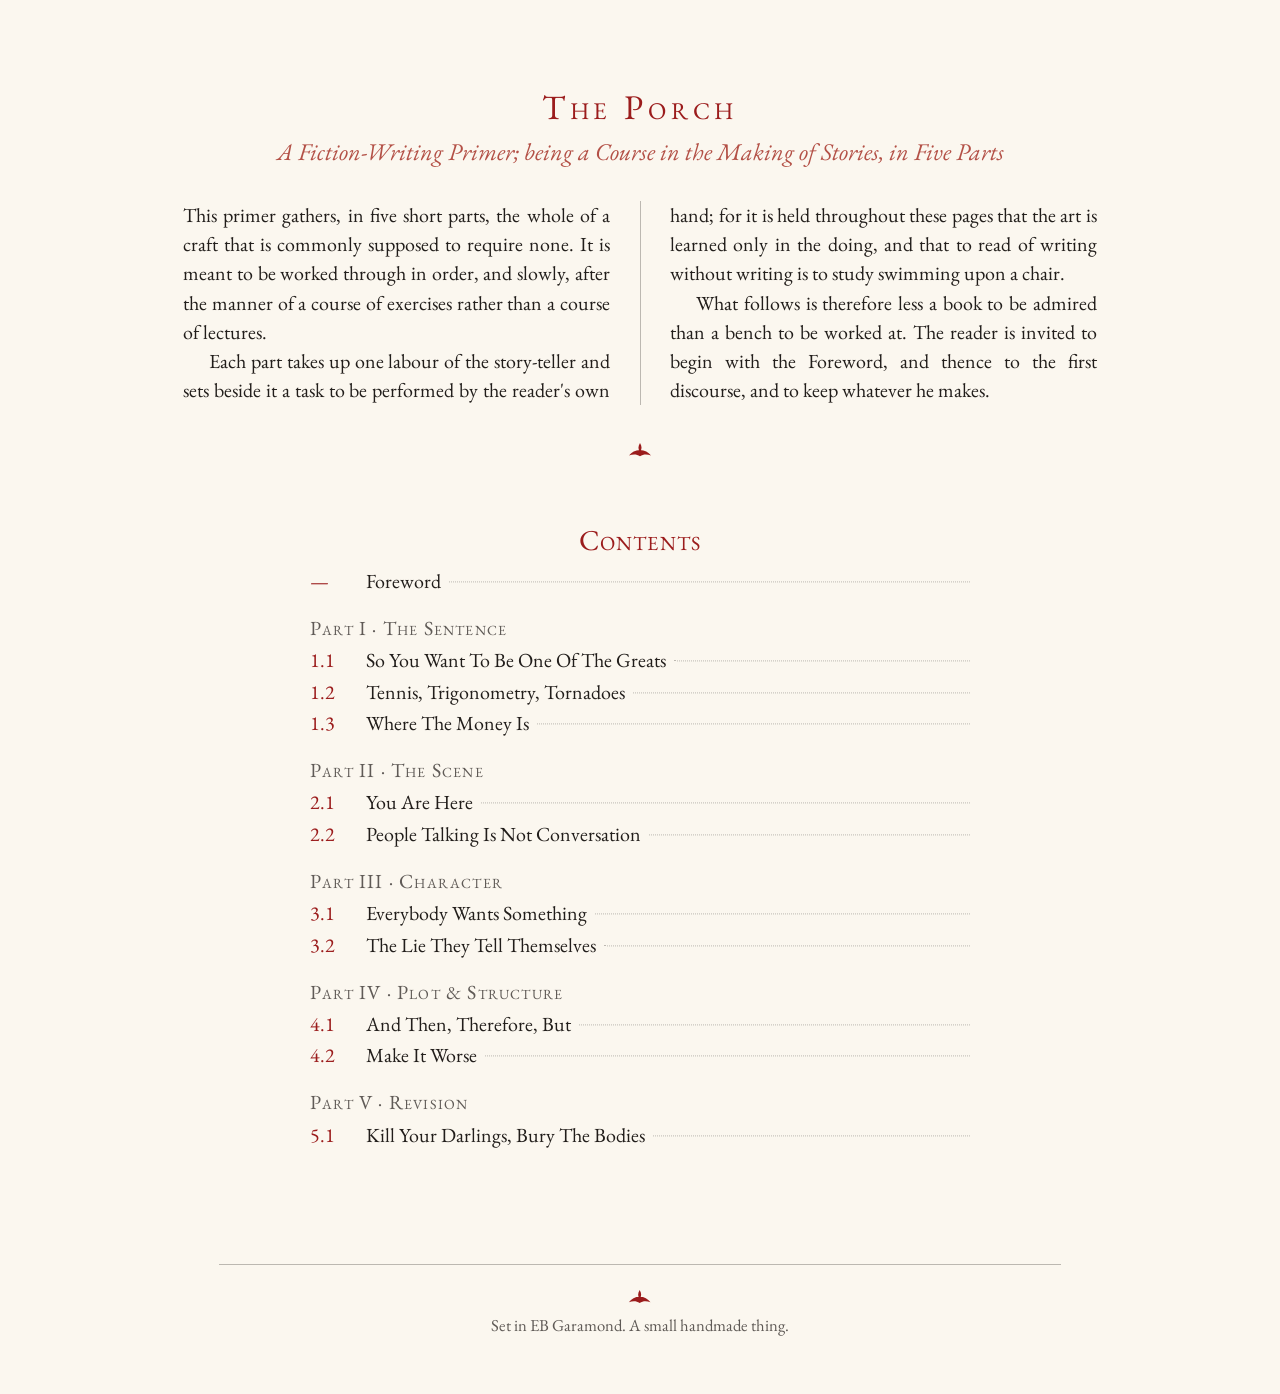
<file: index.html>
<!DOCTYPE html>
<html lang="en">
<head>
  <meta charset="utf-8">
  <meta name="viewport" content="width=device-width, initial-scale=1">
  <title>The Porch — A Fiction-Writing Primer</title>
  <meta name="description" content="The Porch: a fiction-writing primer, set as a book on the web.">
  <!-- REPLACE: favicon (inline SVG fleuron placeholder) -->
  <link rel="icon" href="data:image/svg+xml,%3Csvg%20xmlns='http://www.w3.org/2000/svg'%20viewBox='0%200%2016%2016'%3E%3Ctext%20x='1'%20y='13'%20font-size='13'%20fill='%239B1C1C'%3E%E2%9D%A7%3C/text%3E%3C/svg%3E">
  <link rel="stylesheet" href="book.css">
</head>
<body>

  <main class="page">
    <!-- spread = optional two-column justified front matter on screens ≥1100px.
         Remove the word "spread" to force a single column everywhere. -->
    <article class="frontmatter spread">

      <div class="titleblock">
        <!-- REPLACE: wordmark/logo SVG may go here in place of this <h1> -->
        <h1 class="book-title">The Porch</h1>
        <p class="book-subtitle">A Fiction-Writing Primer; being a Course in the Making of Stories, in Five Parts</p>
      </div>

      <!-- PLACEHOLDER PROSE — replace this preface with your own -->
      <section class="preface" aria-label="Preface">
        <p>This primer gathers, in five short parts, the whole of a craft that is
          commonly supposed to require none. It is meant to be worked through in
          order, and slowly, after the manner of a course of exercises rather
          than a course of lectures.</p>
        <p>Each part takes up one labour of the story-teller and sets beside it a
          task to be performed by the reader's own hand; for it is held
          throughout these pages that the art is learned only in the doing, and
          that to read of writing without writing is to study swimming upon a
          chair.</p>
        <p>What follows is therefore less a book to be admired than a bench to be
          worked at. The reader is invited to begin with the Foreword, and thence
          to the first discourse, and to keep whatever he makes.</p>
      </section>
      <!-- /PLACEHOLDER PROSE -->

      <div class="divider">
        <!-- REPLACE: section ornament / fleuron (inline SVG) -->
        <span class="fleuron" aria-hidden="true">
          <svg viewBox="0 0 64 24" focusable="false"><path d="M32 3c-3 5-3 9 0 13 3-4 3-8 0-13zM32 13c-7 0-12 3-16 8 6-2 11-2 16 1 5-3 10-3 16-1-4-5-9-8-16-8z"/></svg>
        </span>
      </div>

      <nav class="contents" aria-label="Table of contents">
        <h2>Contents</h2>
        <!-- Chapter links point at foreword.html as the working template;
             clone it per chapter and repoint these hrefs. -->
        <ol>
          <li class="toc-entry"><span class="num">—</span><a href="foreword.html">Foreword</a><span class="leader" aria-hidden="true"></span></li>

          <li class="part">Part I · The Sentence</li>
          <li class="toc-entry"><span class="num">1.1</span><a href="foreword.html">So You Want To Be One Of The Greats</a><span class="leader" aria-hidden="true"></span></li>
          <li class="toc-entry"><span class="num">1.2</span><a href="foreword.html">Tennis, Trigonometry, Tornadoes</a><span class="leader" aria-hidden="true"></span></li>
          <li class="toc-entry"><span class="num">1.3</span><a href="foreword.html">Where The Money Is</a><span class="leader" aria-hidden="true"></span></li>

          <li class="part">Part II · The Scene</li>
          <li class="toc-entry"><span class="num">2.1</span><a href="foreword.html">You Are Here</a><span class="leader" aria-hidden="true"></span></li>
          <li class="toc-entry"><span class="num">2.2</span><a href="foreword.html">People Talking Is Not Conversation</a><span class="leader" aria-hidden="true"></span></li>

          <li class="part">Part III · Character</li>
          <li class="toc-entry"><span class="num">3.1</span><a href="foreword.html">Everybody Wants Something</a><span class="leader" aria-hidden="true"></span></li>
          <li class="toc-entry"><span class="num">3.2</span><a href="foreword.html">The Lie They Tell Themselves</a><span class="leader" aria-hidden="true"></span></li>

          <li class="part">Part IV · Plot &amp; Structure</li>
          <li class="toc-entry"><span class="num">4.1</span><a href="foreword.html">And Then, Therefore, But</a><span class="leader" aria-hidden="true"></span></li>
          <li class="toc-entry"><span class="num">4.2</span><a href="foreword.html">Make It Worse</a><span class="leader" aria-hidden="true"></span></li>

          <li class="part">Part V · Revision</li>
          <li class="toc-entry"><span class="num">5.1</span><a href="foreword.html">Kill Your Darlings, Bury The Bodies</a><span class="leader" aria-hidden="true"></span></li>
        </ol>
      </nav>

    </article>
  </main>

  <footer class="colophon">
    <span class="fleuron" aria-hidden="true">
      <svg viewBox="0 0 64 24" focusable="false"><path d="M32 3c-3 5-3 9 0 13 3-4 3-8 0-13zM32 13c-7 0-12 3-16 8 6-2 11-2 16 1 5-3 10-3 16-1-4-5-9-8-16-8z"/></svg>
    </span>
    <p>Set in EB&nbsp;Garamond. A small handmade thing.</p>
  </footer>

</body>
</html>
</file>
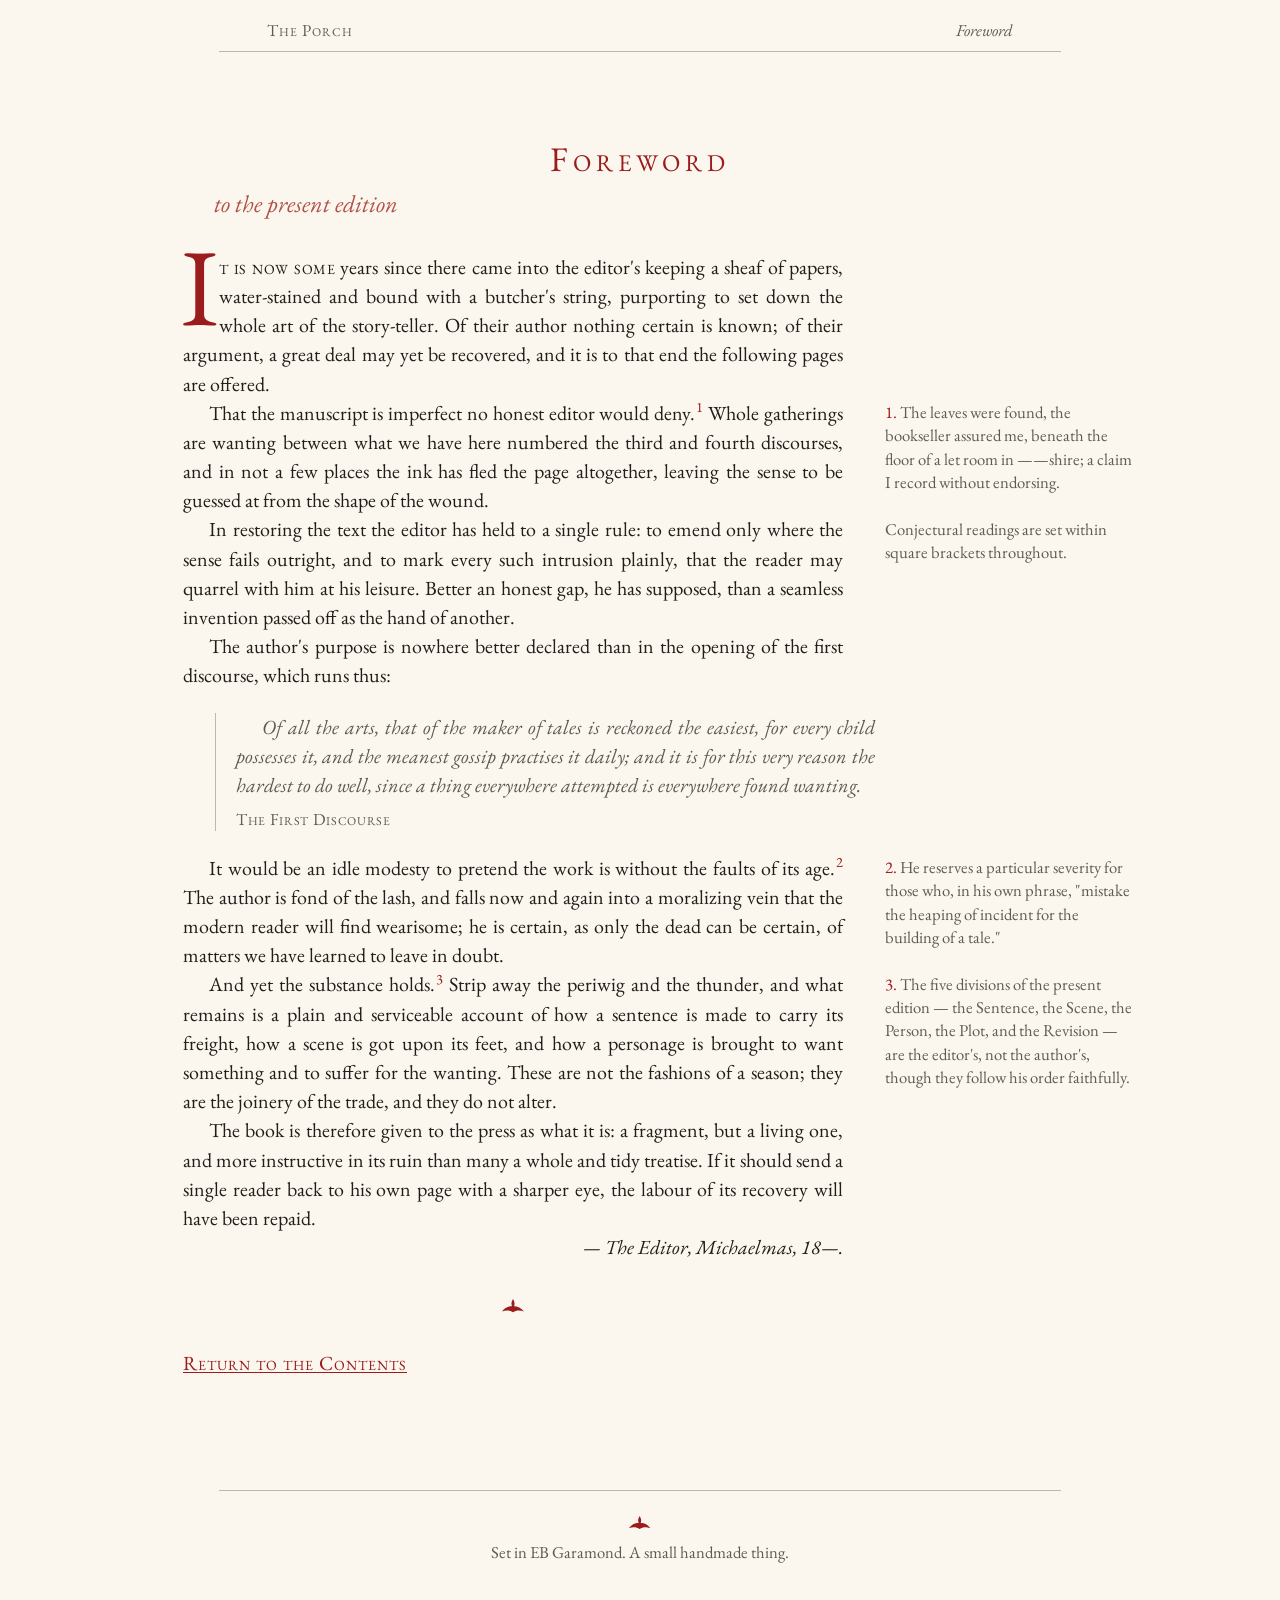
<file: foreword.html>
<!DOCTYPE html>
<html lang="en">
<head>
  <meta charset="utf-8">
  <meta name="viewport" content="width=device-width, initial-scale=1">
  <title>Foreword — The Porch</title>
  <meta name="description" content="Foreword to the present edition of The Porch, a fiction-writing primer.">
  <link rel="icon" href="data:image/svg+xml,%3Csvg%20xmlns='http://www.w3.org/2000/svg'%20viewBox='0%200%2016%2016'%3E%3Ctext%20x='1'%20y='13'%20font-size='13'%20fill='%239B1C1C'%3E%E2%9D%A7%3C/text%3E%3C/svg%3E">
  <link rel="stylesheet" href="book.css">
</head>
<body>

  <header class="running-head">
    <a href="index.html">The Porch</a>
    <span class="folio">Foreword</span>
  </header>

  <main class="page">
    <article class="chapter">

      <div class="titleblock">
        <h1 class="book-title">Foreword</h1>
        <p class="book-subtitle">to the present edition</p>
      </div>

      <!-- PLACEHOLDER PROSE — antiquarian register; replace with your own. -->

      <p class="opening"><span class="runin">It is now some</span> years since there
        came into the editor's keeping a sheaf of papers, water-stained and bound
        with a butcher's string, purporting to set down the whole art of the
        story-teller. Of their author nothing certain is known; of their argument,
        a great deal may yet be recovered, and it is to that end the following
        pages are offered.</p>

      <p>That the manuscript is imperfect no honest editor would deny.<label class="margin-toggle sidenote-ref" for="sn-1"></label><input type="checkbox" id="sn-1" class="margin-toggle"><span class="sidenote">The leaves were found, the bookseller assured me, beneath the floor of a let room in ——shire; a claim I record without endorsing.</span> Whole gatherings
        are wanting between what we have here numbered the third and fourth
        discourses, and in not a few places the ink has fled the page altogether,
        leaving the sense to be guessed at from the shape of the wound.</p>

      <p>In restoring the text the editor has held to a single rule:<label class="margin-toggle" for="mn-1">&#8853;</label><input type="checkbox" id="mn-1" class="margin-toggle"><span class="marginnote">Conjectural readings are set within square brackets throughout.</span> to emend only
        where the sense fails outright, and to mark every such intrusion plainly,
        that the reader may quarrel with him at his leisure. Better an honest gap,
        he has supposed, than a seamless invention passed off as the hand of
        another.</p>

      <p>The author's purpose is nowhere better declared than in the opening of
        the first discourse, which runs thus:</p>

      <blockquote>
        <p>Of all the arts, that of the maker of tales is reckoned the easiest,
          for every child possesses it, and the meanest gossip practises it
          daily; and it is for this very reason the hardest to do well, since a
          thing everywhere attempted is everywhere found wanting.</p>
        <cite>The First Discourse</cite>
      </blockquote>

      <p>It would be an idle modesty to pretend the work is without the faults of
        its age.<label class="margin-toggle sidenote-ref" for="sn-2"></label><input type="checkbox" id="sn-2" class="margin-toggle"><span class="sidenote">He reserves a particular severity for those who, in his own phrase, "mistake the heaping of incident for the building of a tale."</span> The author is fond of the lash, and falls now and again into a
        moralizing vein that the modern reader will find wearisome; he is certain,
        as only the dead can be certain, of matters we have learned to leave in
        doubt.</p>

      <p>And yet the substance holds.<label class="margin-toggle sidenote-ref" for="sn-3"></label><input type="checkbox" id="sn-3" class="margin-toggle"><span class="sidenote">The five divisions of the present edition — the Sentence, the Scene, the Person, the Plot, and the Revision — are the editor's, not the author's, though they follow his order faithfully.</span> Strip away the periwig and the
        thunder, and what remains is a plain and serviceable account of how a
        sentence is made to carry its freight, how a scene is got upon its feet,
        and how a personage is brought to want something and to suffer for the
        wanting. These are not the fashions of a season; they are the joinery of
        the trade, and they do not alter.</p>

      <p>The book is therefore given to the press as what it is: a fragment, but a
        living one, and more instructive in its ruin than many a whole and tidy
        treatise. If it should send a single reader back to his own page with a
        sharper eye, the labour of its recovery will have been repaid.</p>

      <p style="text-indent:0; text-align:right; font-style:italic;">— The Editor, Michaelmas, 18—.</p>

      <!-- /PLACEHOLDER PROSE -->

      <div class="divider">
        <span class="fleuron" aria-hidden="true">
          <svg viewBox="0 0 64 24" focusable="false"><path d="M32 3c-3 5-3 9 0 13 3-4 3-8 0-13zM32 13c-7 0-12 3-16 8 6-2 11-2 16 1 5-3 10-3 16-1-4-5-9-8-16-8z"/></svg>
        </span>
      </div>

      <p class="chapter-foot"><a href="index.html">Return to the Contents</a></p>

    </article>
  </main>

  <footer class="colophon">
    <span class="fleuron" aria-hidden="true">
      <svg viewBox="0 0 64 24" focusable="false"><path d="M32 3c-3 5-3 9 0 13 3-4 3-8 0-13zM32 13c-7 0-12 3-16 8 6-2 11-2 16 1 5-3 10-3 16-1-4-5-9-8-16-8z"/></svg>
    </span>
    <p>Set in EB&nbsp;Garamond. A small handmade thing.</p>
  </footer>

</body>
</html>
</file>
<file: book.css>
/* ============================================================================
   book.css — "a book on the web"
   Antiquarian letterpress typography: EB Garamond on cream paper, justified,
   with Tufte-style margin sidenotes. No framework, no JS. Heavily commented.

   HOW THIS FILE IS ORGANISED
     1. DESIGN TOKENS .......... fonts, the three inks, the measure  ← EDIT HERE
     2. @font-face ............. self-hosted EB Garamond (in /fonts)
     3. BASE & PAGE ............ reset, the paper sheet, running head, colophon
     4. BODY TYPOGRAPHY ........ justified prose, indents, drop cap, headings
     5. FRONT MATTER ........... title block, table of contents, 2-col spread
     6. SIDENOTES .............. numbered sidenotes + unnumbered margin notes
     7. DARK MODE .............. prefers-color-scheme (optional)
   To restyle the book you almost never need to leave section 1.
   ============================================================================ */

/* ============================================================================
   1. DESIGN TOKENS  ──  change colour, type, and measure here and nowhere else
   ============================================================================ */
:root {
  /* — THE THREE INKS (everything else is derived from these) ————————— */
  --paper:  #FBF7EF;   /* warm ivory page          */
  --ink:    #211D1A;   /* warm near-black body ink */
  --rubric: #9B1C1C;   /* brick/vermilion — title, drop cap, links */

  /* — subtle derivatives (no new colours, just mixes of the three) ——— */
  --ink-soft: color-mix(in oklab, var(--ink) 68%, var(--paper)); /* notes, running head */
  --rule:     color-mix(in oklab, var(--ink) 26%, var(--paper)); /* hairlines, leaders  */
  --rubric-soft: color-mix(in oklab, var(--rubric) 80%, var(--paper));

  /* — THE MEASURE (line length) and the right margin that holds notes —— */
  --measure:    33em;   /* ≈ 65 characters in EB Garamond. The reading width. */
  --note-width: 15em;   /* width of a margin note                            */
  --note-gap:   2.5em;  /* space between the text column and its notes        */
  /* total width of the "paper sheet" = measure + gap + note column          */
  --sheet: calc(var(--measure) + var(--note-gap) + var(--note-width));

  /* — TYPE: one modular scale (ratio 1.2), body ≈ 20px ————————————————— */
  --ratio: 1.2;
  --size-0:  1.25rem;                          /* body            ~20px */
  --size--1: calc(var(--size-0)  / var(--ratio)); /* notes, folios ~17px */
  --size-1:  calc(var(--size-0)  * var(--ratio)); /* h3            ~24px */
  --size-2:  calc(var(--size-1)  * var(--ratio)); /* section head  ~29px */
  --size-3:  calc(var(--size-2)  * var(--ratio)); /* title         ~35px */
  --leading: 1.46;

  --serif: "EB Garamond", Georgia, "Times New Roman", serif;
}

/* ============================================================================
   2. @font-face  ──  self-hosted, subsetted woff2 (no CDN at runtime)
   Two subsets per style keep files small; the browser fetches only what a
   page actually uses. font-display: swap → text paints immediately in Georgia,
   then swaps to Garamond with no layout shift (metrics are close).
   ============================================================================ */
@font-face {
  font-family: "EB Garamond"; font-style: normal; font-weight: 400; font-display: swap;
  src: url("fonts/ebgaramond-400-latin.woff2") format("woff2");
  unicode-range: U+0000-00FF,U+0131,U+0152-0153,U+02BB-02BC,U+02C6,U+02DA,U+02DC,U+0304,U+0308,U+0329,U+2000-206F,U+2074,U+20AC,U+2122,U+2191,U+2193,U+2212,U+2215,U+FEFF,U+FFFD;
}
@font-face {
  font-family: "EB Garamond"; font-style: normal; font-weight: 400; font-display: swap;
  src: url("fonts/ebgaramond-400-latinext.woff2") format("woff2");
  unicode-range: U+0100-02BA,U+02BD-02C5,U+02C7-02CC,U+02CE-02D7,U+02DD-02FF,U+0304,U+0308,U+0329,U+1D00-1DBF,U+1E00-1E9F,U+1EF2-1EFF,U+2020,U+20A0-20AB,U+20AD-20C0,U+2113,U+2C60-2C7F,U+A720-A7FF;
}
@font-face {
  font-family: "EB Garamond"; font-style: italic; font-weight: 400; font-display: swap;
  src: url("fonts/ebgaramond-italic-400-latin.woff2") format("woff2");
  unicode-range: U+0000-00FF,U+0131,U+0152-0153,U+02BB-02BC,U+02C6,U+02DA,U+02DC,U+0304,U+0308,U+0329,U+2000-206F,U+2074,U+20AC,U+2122,U+2191,U+2193,U+2212,U+2215,U+FEFF,U+FFFD;
}
@font-face {
  font-family: "EB Garamond"; font-style: italic; font-weight: 400; font-display: swap;
  src: url("fonts/ebgaramond-italic-400-latinext.woff2") format("woff2");
  unicode-range: U+0100-02BA,U+02BD-02C5,U+02C7-02CC,U+02CE-02D7,U+02DD-02FF,U+0304,U+0308,U+0329,U+1D00-1DBF,U+1E00-1E9F,U+1EF2-1EFF,U+2020,U+20A0-20AB,U+20AD-20C0,U+2113,U+2C60-2C7F,U+A720-A7FF;
}

/* ============================================================================
   3. BASE & PAGE
   ============================================================================ */
*, *::before, *::after { box-sizing: border-box; }

html { -webkit-text-size-adjust: 100%; }

body {
  margin: 0;
  background: var(--paper);
  color: var(--ink);
  font-family: var(--serif);
  font-size: var(--size-0);
  line-height: var(--leading);
  /* oldstyle figures + ligatures + kerning: the marks of a real text face */
  font-feature-settings: "onum" 1, "kern" 1, "liga" 1;
  font-variant-numeric: oldstyle-nums;
}

/* The "paper sheet": one centred column the width of measure + note margin.
   Header, main and footer all share this width so everything lines up.       */
.running-head, .page, .colophon {
  max-width: var(--sheet);
  margin-inline: auto;
  padding-inline: clamp(1.25rem, 4vw, 3rem);
}

main.page { padding-block: clamp(2rem, 5vw, 4rem); }

/* Running header: book / section, in faint small caps under a hairline. */
.running-head {
  display: flex; justify-content: space-between; align-items: baseline; gap: 1em;
  padding-top: 1.1rem; padding-bottom: .55rem;
  border-bottom: 1px solid var(--rule);
  font-size: var(--size--1); color: var(--ink-soft);
  font-variant: small-caps; letter-spacing: .06em;
}
.running-head a { color: inherit; text-decoration: none; }
.running-head a:hover { color: var(--rubric); }
.running-head .folio { font-style: italic; font-variant: normal; letter-spacing: 0; }

/* Colophon footer */
.colophon {
  margin-top: 3rem; padding-top: 1.4rem; padding-bottom: 3rem;
  text-align: center; color: var(--ink-soft); font-size: var(--size--1);
  border-top: 1px solid var(--rule);
}
.colophon p { margin: .5rem 0; text-indent: 0; }
.colophon .fleuron { margin: 0 auto .6rem; }

/* Printer's ornament (inline SVG). Decorative → aria-hidden in markup. */
.fleuron { display: block; width: 2.6em; height: auto; color: var(--rubric); }
.fleuron svg { display: block; width: 100%; height: 100%; fill: currentColor; }
.divider { display: flex; justify-content: center; margin: 2.2rem 0; }
.divider .fleuron { width: 2.2em; }

/* Links: rubric, restrained underline. (AA: rubric on paper ≈ 6.6:1.) */
a { color: var(--rubric); text-decoration-thickness: .06em; text-underline-offset: .12em; }
a:hover { text-decoration: none; }

:focus-visible { outline: 2px solid var(--rubric); outline-offset: 3px; border-radius: 1px; }

/* ============================================================================
   4. BODY TYPOGRAPHY  ──  the book look lives here
   ============================================================================ */
.chapter { position: relative; }

/* Prose blocks sit at the measure, left-aligned in the sheet; the column to
   their right is reserved for sidenotes. The measure is the SAME whether or
   not a note is present, because notes float out via negative margin (§6).   */
.chapter > p,
.chapter > h2,
.chapter > h3,
.chapter > blockquote,
.chapter > .divider,
.chapter > .chapter-foot { max-width: var(--measure); }

/* Justified, hyphenated body — needs lang="en" on <html> for good breaks. */
.chapter p {
  margin: 0;
  text-align: justify;
  hyphens: auto;
  text-indent: 1.3em;           /* first-line indent marks each new paragraph */
}

/* THE detail that makes it read as a book, not a blog:
   the first paragraph of the chapter and any paragraph after a heading or a
   break has NO indent; every following paragraph does, with no blank line.   */
.chapter > p:first-of-type,
h1 + p, h2 + p, h3 + p,
.divider + p,
blockquote + p,
p.opening { text-indent: 0; }

/* Opening drop cap: clean oldstyle CSS initial, three lines tall, in rubric.
   The first few words are set in small caps via <span class="runin">.        */
p.opening::first-letter {
  float: left;
  font-size: 3.4em; line-height: .82;
  padding: .02em .08em 0 0;
  color: var(--rubric);
  font-weight: 400;
}
/* Browsers that support it get a typographically exact 3-line initial. */
@supports (initial-letter: 3) {
  p.opening::first-letter { initial-letter: 3; font-size: 100%; line-height: normal; padding: 0 .08em 0 0; }
}
/* OPTIONAL decorative initial: delete the ::first-letter rules above and drop
   an <svg class="initial"> as the paragraph's first child to use a real
   engraved letter. Ship the clean CSS cap by default — do not fake a woodcut. */
.runin { font-variant: small-caps; letter-spacing: .02em; }

/* Headings — hierarchy from small caps, size, italics and rubric; never bold. */
h1, h2, h3 { font-weight: 400; line-height: 1.15; }
h2 {
  font-variant: small-caps; letter-spacing: .04em;
  font-size: var(--size-2); color: var(--rubric);
  margin: 2rem 0 .6rem; text-indent: 0;
}
h3 {
  font-style: italic; font-size: var(--size-1);
  margin: 1.5rem 0 .3rem; text-indent: 0;
}

/* Blockquote — set in from the measure, italic, no quotation marks. */
blockquote {
  margin: 1.4rem 0 1.4rem 1.6em;
  padding-left: 1em;
  border-left: 1px solid var(--rule);
  font-style: italic; color: var(--ink-soft);
}
blockquote p { text-indent: 0; text-align: left; }
blockquote cite { display: block; font-style: normal; font-variant: small-caps; letter-spacing: .04em; font-size: var(--size--1); margin-top: .4rem; }

em, i, cite { font-style: italic; }
abbr, .sc { font-variant: small-caps; letter-spacing: .03em; }

/* "Return to the contents" line at the foot of a chapter */
.chapter-foot { text-align: center; margin-top: 2.4rem; font-variant: small-caps; letter-spacing: .05em; }

/* ============================================================================
   5. FRONT MATTER  (index.html)
   ============================================================================ */
.titleblock { text-align: center; margin: 1.5rem 0 2rem; }
.titleblock .book-title {
  font-variant: small-caps; letter-spacing: .14em; font-weight: 400;
  font-size: var(--size-3); line-height: 1.1; color: var(--rubric); margin: 0;
}
.titleblock .book-subtitle {
  font-style: italic; font-size: var(--size-1); color: var(--rubric-soft);
  margin: .5rem 0 0;
}

/* a short preface; on wide screens it may become a two-column justified spread */
.preface p { text-align: justify; hyphens: auto; text-indent: 1.3em; margin: 0; }
.preface p:first-of-type { text-indent: 0; }

/* Table of contents — book style with dotted leaders, no page numbers. */
.contents { max-width: var(--measure); margin: 1rem auto 0; }
.contents h2 { text-align: center; }
.contents ol { list-style: none; margin: 0; padding: 0; }
.contents .part {
  font-variant: small-caps; letter-spacing: .06em; color: var(--ink-soft);
  margin: 1.1rem 0 .2rem;
}
.toc-entry { display: flex; align-items: baseline; gap: .4em; margin: .15rem 0; }
.toc-entry .num { color: var(--rubric); min-width: 2.4em; font-variant-numeric: oldstyle-nums; }
.toc-entry a { text-decoration: none; color: var(--ink); }
.toc-entry a:hover { color: var(--rubric); }
.toc-entry .leader { flex: 1; border-bottom: 1px dotted var(--rule); transform: translateY(-.28em); }

/* ── OPTIONAL desktop "spread": front matter only, ≥1100px. Two justified
   columns on the tall sheet, evoking an open book. Sidenotes are suppressed
   here (there is no margin); front matter has none anyway. If it does not
   balance for your content, simply remove class="spread" — the single sheet
   is the priority and works everywhere.                                       */
@media (min-width: 1100px) {
  .frontmatter.spread { max-width: 48em; }
  .frontmatter.spread .preface {
    columns: 2; column-gap: 3em; column-rule: 1px solid var(--rule);
    margin-top: 1.5rem;
  }
  /* title, divider and contents span both columns */
  .frontmatter.spread > .titleblock,
  .frontmatter.spread > .divider,
  .frontmatter.spread > .contents { column-span: all; }
}

/* ============================================================================
   6. SIDENOTES  (Tufte technique — pure CSS, no JavaScript)
   ----------------------------------------------------------------------------
   TO ADD A NUMBERED SIDENOTE, paste this right after the word it annotates:

     <label class="margin-toggle sidenote-ref" for="sn-N"></label
     ><input type="checkbox" id="sn-N" class="margin-toggle"
     ><span class="sidenote">Your note.</span>

   TO ADD AN UNNUMBERED MARGIN NOTE (a free-floating side summary):

     <label class="margin-toggle" for="mn-N">&#8853;</label
     ><input type="checkbox" id="mn-N" class="margin-toggle"
     ><span class="marginnote">Your note.</span>

   Give every note a unique id (sn-1, sn-2, mn-1 …). Numbering is automatic.
   ============================================================================ */
.chapter { counter-reset: sidenote; }

/* the superscript number, drawn on the in-text marker */
.sidenote-ref::after {
  counter-increment: sidenote;
  content: counter(sidenote);
  font-size: .72em; vertical-align: super; line-height: 0;
  color: var(--rubric); margin-left: .08em;
}
/* the matching number, drawn before the note in the margin */
.sidenote::before {
  content: counter(sidenote) ".\00A0";
  color: var(--rubric);
}

/* the note itself, floated into the right margin (escapes measure via the
   negative margin-right, so the prose column never narrows)                   */
.sidenote, .marginnote {
  float: right; clear: right;
  width: var(--note-width);
  margin-right: calc(-1 * (var(--note-width) + var(--note-gap)));
  margin-top: .15rem; margin-bottom: .9rem;
  font-size: var(--size--1); line-height: 1.4;
  text-align: left; text-indent: 0; hyphens: none;
  color: var(--ink-soft);
}

/* the checkbox is plumbing; the number marker is the only thing always shown */
input.margin-toggle { display: none; }
label.sidenote-ref { display: inline; cursor: default; }
label.margin-toggle:not(.sidenote-ref) { display: none; }  /* ⊕ hidden on wide */

/* ── Narrow screens: no room for a margin. Notes collapse and reveal inline
   when the marker (or ⊕) is tapped — the classic checkbox+label toggle.       */
@media (max-width: 760px) {
  label.margin-toggle:not(.sidenote-ref) {
    display: inline; color: var(--rubric); cursor: pointer;
  }
  .sidenote, .marginnote { display: none; }
  .margin-toggle:checked + .sidenote,
  .margin-toggle:checked + .marginnote {
    display: block; float: none;
    width: auto; max-width: var(--measure);
    margin: .7rem 0; padding: .5rem .9rem;
    border-left: 2px solid var(--rubric-soft);
    background: color-mix(in oklab, var(--paper) 94%, var(--ink));
  }
  /* on phones the reserved note column would waste space — reclaim full width */
  .chapter > p, .chapter > h2, .chapter > h3,
  .chapter > blockquote, .chapter > .divider, .chapter > .chapter-foot,
  .contents, .preface { max-width: none; }
}

/* ============================================================================
   7. DARK MODE  (optional, automatic — inverted paper/ink, dimmer rubric)
   Only the three base inks change; every derived value follows.
   ============================================================================ */
@media (prefers-color-scheme: dark) {
  :root {
    --paper:  #1A1613;  /* dark warm ground   */
    --ink:    #ECE3D4;  /* cream text         */
    --rubric: #CB6A57;  /* dimmer vermilion (AA on the dark ground) */
  }
}

/* No animation anywhere, so nothing to disable under prefers-reduced-motion. */
</file>
